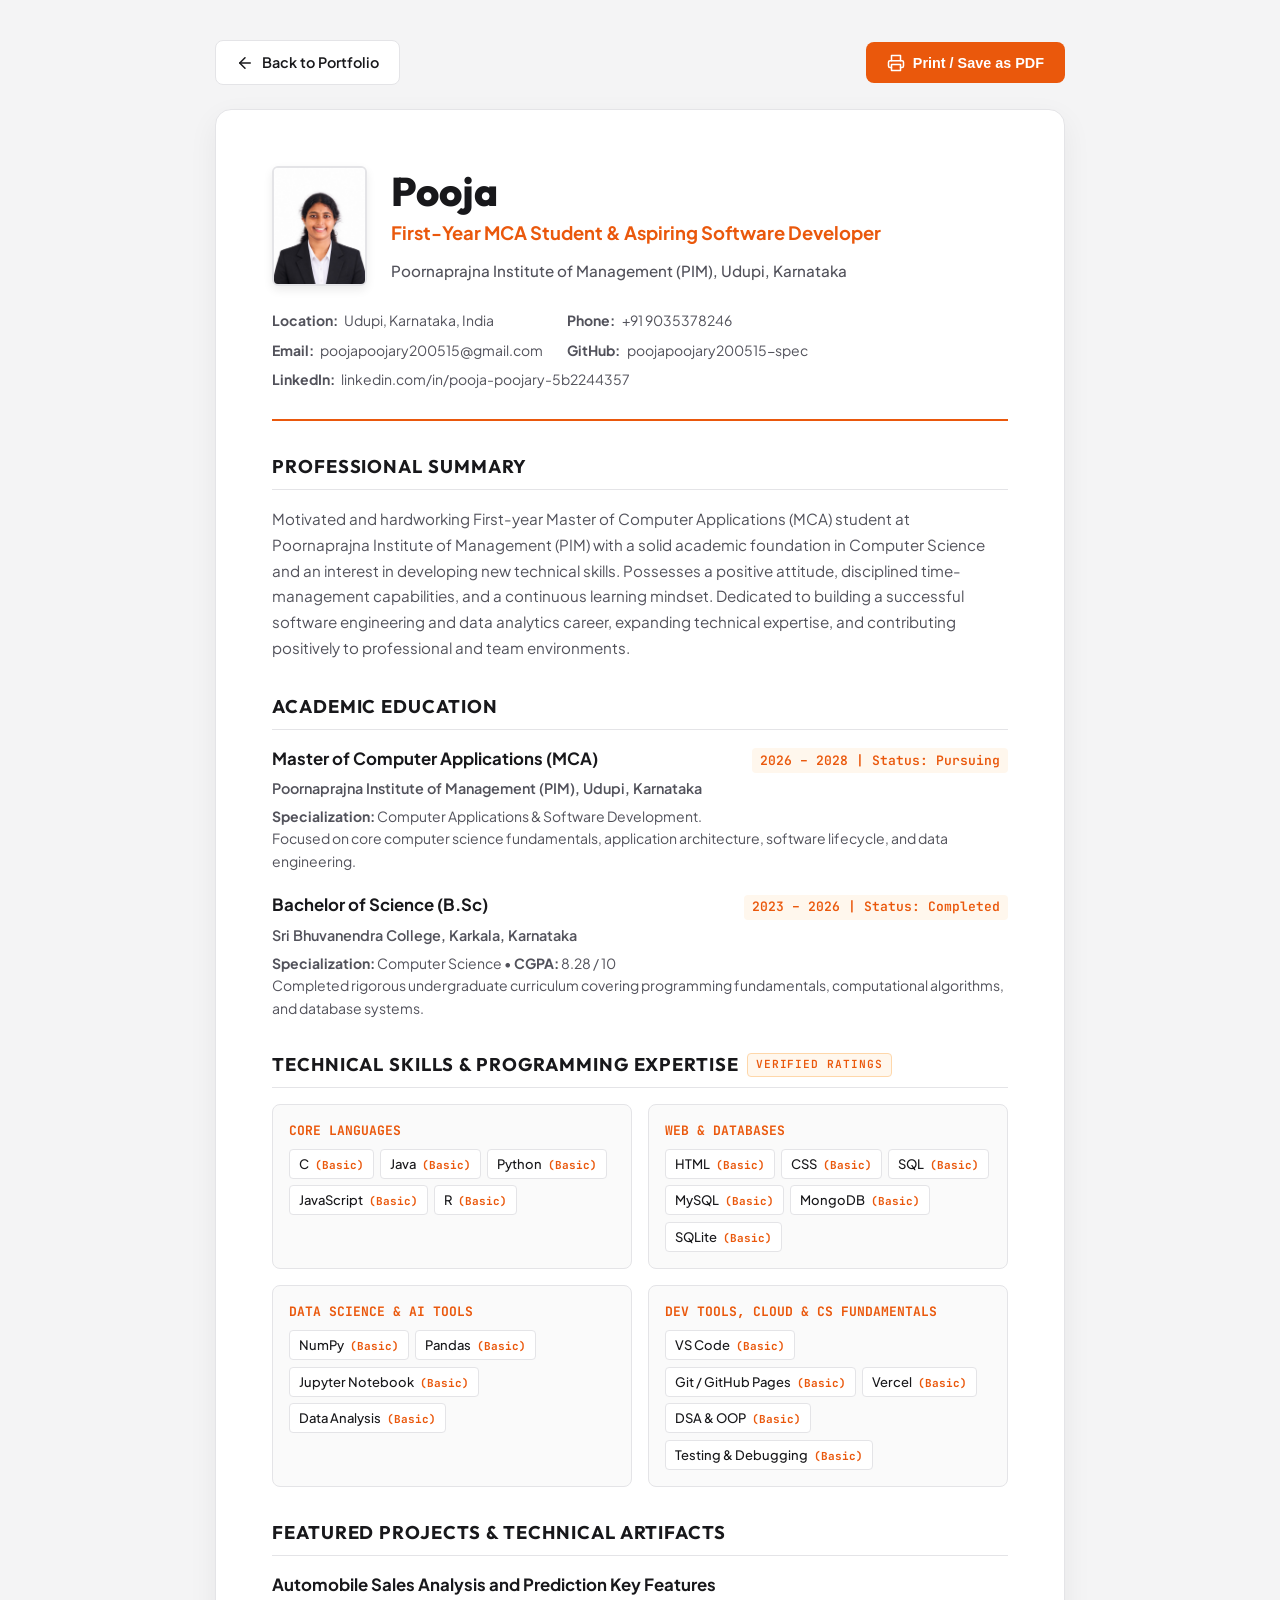
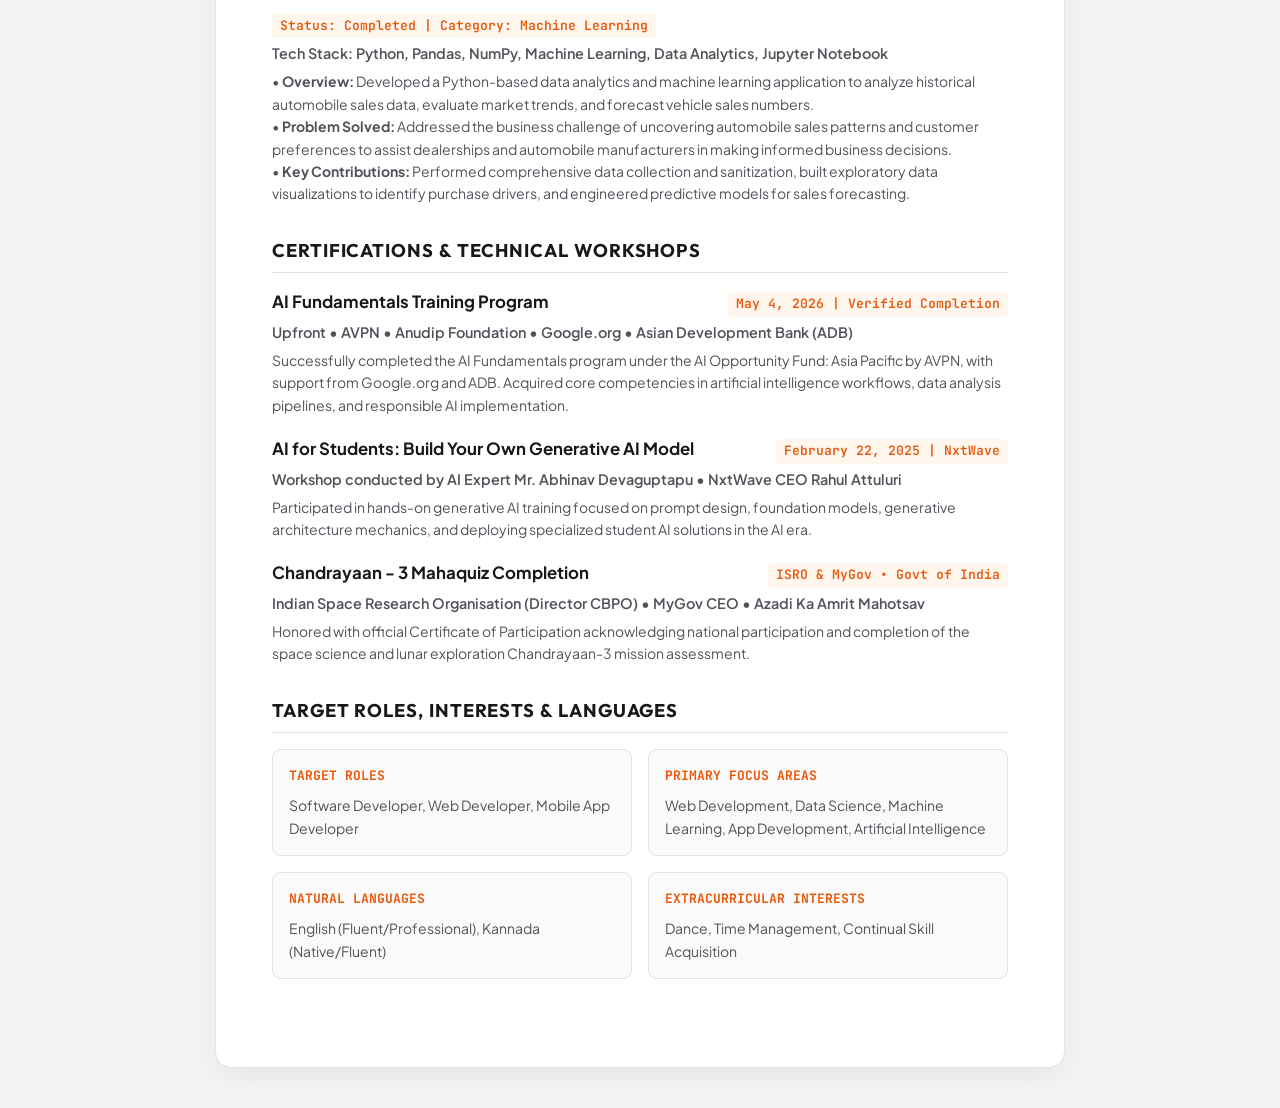
<file: resume.html>
<!DOCTYPE html>
<html lang="en">
<head>
  <meta charset="UTF-8">
  <meta name="viewport" content="width=device-width, initial-scale=1.0">
  <title>Pooja - Curriculum Vitae | MCA Student (PIM Udupi)</title>
  <meta name="description" content="Resume of Pooja, First-year MCA student at Poornaprajna Institute of Management (PIM), Udupi, Karnataka.">
  
  <!-- Favicon -->
  <link rel="icon" type="image/svg+xml" href="data:image/svg+xml,<svg xmlns='http://www.w3.org/2000/svg' viewBox='0 0 100 100'><rect width='100' height='100' rx='25' fill='%23ea580c'/><text x='50%' y='55%' dominant-baseline='central' text-anchor='middle' fill='%23ffffff' font-family='sans-serif' font-size='56' font-weight='bold'>P</text></svg>">
  
  <!-- Fonts -->
  <link rel="preconnect" href="https://fonts.googleapis.com">
  <link rel="preconnect" href="https://fonts.gstatic.com" crossorigin>
  <link href="https://fonts.googleapis.com/css2?family=Plus+Jakarta+Sans:wght@400;500;600;700;800&family=Outfit:wght@600;700;800&family=JetBrains+Mono:wght@500;600&display=swap" rel="stylesheet">
  
  <style>
    :root {
      --primary: #ea580c;
      --secondary: #18181b;
      --text-main: #18181b;
      --text-muted: #52525b;
      --bg-page: #f4f4f5;
      --bg-card: #ffffff;
      --border-color: #e4e4e7;
    }

    * {
      box-sizing: border-box;
      margin: 0;
      padding: 0;
    }

    body {
      font-family: 'Plus Jakarta Sans', sans-serif;
      background: var(--bg-page);
      color: var(--text-main);
      line-height: 1.55;
      padding: 2.5rem 1rem;
    }

    .top-action-bar {
      max-width: 850px;
      margin: 0 auto 1.5rem auto;
      display: flex;
      justify-content: space-between;
      align-items: center;
      gap: 1rem;
    }

    .btn {
      display: inline-flex;
      align-items: center;
      gap: 0.5rem;
      padding: 0.65rem 1.25rem;
      border-radius: 0.5rem;
      font-size: 0.9rem;
      font-weight: 600;
      cursor: pointer;
      text-decoration: none;
      transition: all 0.2s ease;
      border: 1px solid transparent;
    }

    .btn-primary {
      background: var(--primary);
      color: #ffffff;
    }

    .btn-primary:hover {
      background: #c2410c;
    }

    .btn-outline {
      background: #ffffff;
      border-color: var(--border-color);
      color: var(--text-main);
    }

    .btn-outline:hover {
      border-color: var(--primary);
      color: var(--primary);
    }

    .resume-container {
      max-width: 850px;
      margin: 0 auto;
      background: var(--bg-card);
      border: 1px solid var(--border-color);
      border-radius: 1rem;
      padding: 3.5rem;
      box-shadow: 0 10px 30px rgba(0, 0, 0, 0.06);
    }

    .resume-header {
      border-bottom: 2px solid var(--primary);
      padding-bottom: 1.75rem;
      margin-bottom: 2rem;
    }

    .header-top {
      display: flex;
      justify-content: space-between;
      align-items: flex-start;
      gap: 1.5rem;
      flex-wrap: wrap;
    }

    .candidate-name {
      font-family: 'Outfit', sans-serif;
      font-size: 2.5rem;
      font-weight: 800;
      color: var(--secondary);
      line-height: 1.1;
      margin-bottom: 0.35rem;
    }

    .candidate-title {
      font-size: 1.15rem;
      color: var(--primary);
      font-weight: 700;
      margin-bottom: 0.75rem;
    }

    .candidate-institution {
      font-size: 0.95rem;
      color: var(--text-muted);
      font-weight: 500;
    }

    .resume-photo-box {
      width: 95px;
      height: 120px;
      border-radius: 6px;
      overflow: hidden;
      border: 2px solid var(--border-color);
      box-shadow: 0 4px 10px rgba(0, 0, 0, 0.08);
      flex-shrink: 0;
    }

    .resume-photo-box img {
      width: 100%;
      height: 100%;
      object-fit: cover;
      object-position: top;
      display: block;
    }

    .contact-details-grid {
      display: grid;
      grid-template-columns: repeat(2, auto);
      gap: 0.5rem 1.5rem;
      font-size: 0.875rem;
      color: var(--text-muted);
      text-align: right;
    }

    .contact-item {
      display: flex;
      align-items: center;
      gap: 0.4rem;
    }

    .contact-item a {
      color: var(--text-muted);
      text-decoration: none;
    }

    .contact-item a:hover {
      color: var(--primary);
    }

    .resume-section {
      margin-bottom: 2rem;
    }

    .section-heading {
      font-family: 'Outfit', sans-serif;
      font-size: 1.15rem;
      font-weight: 700;
      text-transform: uppercase;
      letter-spacing: 0.05em;
      color: var(--secondary);
      border-bottom: 1px solid var(--border-color);
      padding-bottom: 0.45rem;
      margin-bottom: 1rem;
      display: flex;
      align-items: center;
      gap: 0.5rem;
    }

    .section-heading span.badge {
      font-family: 'JetBrains Mono', monospace;
      font-size: 0.7rem;
      background: #fff7ed;
      color: var(--primary);
      padding: 0.15rem 0.5rem;
      border-radius: 4px;
      font-weight: 600;
      border: 1px solid #fed7aa;
    }

    .summary-text {
      font-size: 0.95rem;
      color: var(--text-muted);
      line-height: 1.7;
    }

    .entry-item {
      margin-bottom: 1.25rem;
    }

    .entry-item:last-child {
      margin-bottom: 0;
    }

    .entry-header {
      display: flex;
      justify-content: space-between;
      align-items: baseline;
      gap: 1rem;
      flex-wrap: wrap;
      margin-bottom: 0.25rem;
    }

    .entry-title {
      font-size: 1.05rem;
      font-weight: 700;
      color: var(--secondary);
    }

    .entry-period {
      font-family: 'JetBrains Mono', monospace;
      font-size: 0.8125rem;
      font-weight: 600;
      color: var(--primary);
      background: #fff7ed;
      padding: 0.15rem 0.5rem;
      border-radius: 4px;
    }

    .entry-subtitle {
      font-size: 0.9rem;
      font-weight: 600;
      color: var(--text-muted);
      margin-bottom: 0.35rem;
    }

    .entry-desc {
      font-size: 0.875rem;
      color: var(--text-muted);
      line-height: 1.6;
    }

    .skills-matrix {
      display: grid;
      grid-template-columns: repeat(auto-fit, minmax(280px, 1fr));
      gap: 1rem;
    }

    .matrix-category {
      background: #fafafa;
      border: 1px solid var(--border-color);
      border-radius: 0.5rem;
      padding: 1rem;
    }

    .category-title {
      font-size: 0.8125rem;
      font-weight: 700;
      font-family: 'JetBrains Mono', monospace;
      text-transform: uppercase;
      color: var(--primary);
      margin-bottom: 0.5rem;
    }

    .skill-badges {
      display: flex;
      flex-wrap: wrap;
      gap: 0.4rem;
    }

    .skill-badge {
      font-size: 0.8125rem;
      background: #ffffff;
      border: 1px solid var(--border-color);
      padding: 0.25rem 0.55rem;
      border-radius: 4px;
      font-weight: 500;
      color: var(--secondary);
    }

    .skill-badge .level {
      font-family: 'JetBrains Mono', monospace;
      font-size: 0.6875rem;
      color: var(--primary);
      font-weight: 700;
      margin-left: 0.25rem;
    }

    /* Print Stylesheet */
    @media print {
      body {
        background: #ffffff;
        padding: 0;
        color: #000000;
      }

      .top-action-bar {
        display: none !important;
      }

      .resume-container {
        box-shadow: none !important;
        border: none !important;
        padding: 0 !important;
        max-width: 100% !important;
      }

      a {
        text-decoration: none !important;
        color: #000000 !important;
      }
    }
  </style>
</head>
<body>

  <!-- Top Action Bar -->
  <div class="top-action-bar">
    <a href="index.html" class="btn btn-outline">
      <svg width="18" height="18" viewBox="0 0 24 24" fill="none" stroke="currentColor" stroke-width="2" stroke-linecap="round" stroke-linejoin="round">
        <line x1="19" y1="12" x2="5" y2="12"></line>
        <polyline points="12 19 5 12 12 5"></polyline>
      </svg>
      Back to Portfolio
    </a>

    <button onclick="window.print()" class="btn btn-primary">
      <svg width="18" height="18" viewBox="0 0 24 24" fill="none" stroke="currentColor" stroke-width="2" stroke-linecap="round" stroke-linejoin="round">
        <polyline points="6 9 6 2 18 2 18 9"></polyline>
        <path d="M6 18H4a2 2 0 0 1-2-2v-5a2 2 0 0 1 2-2h16a2 2 0 0 1 2 2v5a2 2 0 0 1-2 2h-2"></path>
        <rect x="6" y="14" width="12" height="8"></rect>
      </svg>
      Print / Save as PDF
    </button>
  </div>

  <!-- Main Resume Sheet -->
  <main class="resume-container">
    
    <!-- Header -->
    <header class="resume-header">
      <div class="header-top">
        <div style="display: flex; gap: 1.5rem; align-items: center;">
          <div class="resume-photo-box">
            <img src="assets/images/pooja.jpg" alt="Pooja Portrait">
          </div>
          <div>
            <h1 class="candidate-name">Pooja</h1>
            <p class="candidate-title">First-Year MCA Student &amp; Aspiring Software Developer</p>
            <p class="candidate-institution">Poornaprajna Institute of Management (PIM), Udupi, Karnataka</p>
          </div>
        </div>

        <div class="contact-details-grid">
          <div class="contact-item">
            <strong>Location:</strong> Udupi, Karnataka, India
          </div>
          <div class="contact-item">
            <strong>Phone:</strong> <a href="tel:9035378246">+91 9035378246</a>
          </div>
          <div class="contact-item">
            <strong>Email:</strong> <a href="mailto:poojapoojary200515@gmail.com">poojapoojary200515@gmail.com</a>
          </div>
          <div class="contact-item">
            <strong>GitHub:</strong> <a href="https://github.com/poojapoojary200515-spec" target="_blank" rel="noopener noreferrer">poojapoojary200515-spec</a>
          </div>
          <div class="contact-item" style="grid-column: span 2;">
            <strong>LinkedIn:</strong> <a href="https://www.linkedin.com/in/pooja-poojary-5b2244357" target="_blank" rel="noopener noreferrer">linkedin.com/in/pooja-poojary-5b2244357</a>
          </div>
        </div>
      </div>
    </header>

    <!-- Professional Summary -->
    <section class="resume-section">
      <h2 class="section-heading">Professional Summary</h2>
      <p class="summary-text">
        Motivated and hardworking First-year Master of Computer Applications (MCA) student at Poornaprajna Institute of Management (PIM) with a solid academic foundation in Computer Science and an interest in developing new technical skills. Possesses a positive attitude, disciplined time-management capabilities, and a continuous learning mindset. Dedicated to building a successful software engineering and data analytics career, expanding technical expertise, and contributing positively to professional and team environments.
      </p>
    </section>

    <!-- Academic Education -->
    <section class="resume-section">
      <h2 class="section-heading">Academic Education</h2>

      <div class="entry-item">
        <div class="entry-header">
          <h3 class="entry-title">Master of Computer Applications (MCA)</h3>
          <span class="entry-period">2026 – 2028 | Status: Pursuing</span>
        </div>
        <div class="entry-subtitle">Poornaprajna Institute of Management (PIM), Udupi, Karnataka</div>
        <p class="entry-desc">
          <strong>Specialization:</strong> Computer Applications &amp; Software Development.<br>
          Focused on core computer science fundamentals, application architecture, software lifecycle, and data engineering.
        </p>
      </div>

      <div class="entry-item" style="margin-top: 1.25rem;">
        <div class="entry-header">
          <h3 class="entry-title">Bachelor of Science (B.Sc)</h3>
          <span class="entry-period">2023 – 2026 | Status: Completed</span>
        </div>
        <div class="entry-subtitle">Sri Bhuvanendra College, Karkala, Karnataka</div>
        <p class="entry-desc">
          <strong>Specialization:</strong> Computer Science &bull; <strong>CGPA:</strong> 8.28 / 10<br>
          Completed rigorous undergraduate curriculum covering programming fundamentals, computational algorithms, and database systems.
        </p>
      </div>
    </section>

    <!-- Verified Technical Skills -->
    <section class="resume-section">
      <h2 class="section-heading">
        Technical Skills &amp; Programming Expertise
        <span class="badge">Verified Ratings</span>
      </h2>

      <div class="skills-matrix">
        <div class="matrix-category">
          <div class="category-title">Core Languages</div>
          <div class="skill-badges">
            <span class="skill-badge">C <span class="level">(Basic)</span></span>
            <span class="skill-badge">Java <span class="level">(Basic)</span></span>
            <span class="skill-badge">Python <span class="level">(Basic)</span></span>
            <span class="skill-badge">JavaScript <span class="level">(Basic)</span></span>
            <span class="skill-badge">R <span class="level">(Basic)</span></span>
          </div>
        </div>

        <div class="matrix-category">
          <div class="category-title">Web &amp; Databases</div>
          <div class="skill-badges">
            <span class="skill-badge">HTML <span class="level">(Basic)</span></span>
            <span class="skill-badge">CSS <span class="level">(Basic)</span></span>
            <span class="skill-badge">SQL <span class="level">(Basic)</span></span>
            <span class="skill-badge">MySQL <span class="level">(Basic)</span></span>
            <span class="skill-badge">MongoDB <span class="level">(Basic)</span></span>
            <span class="skill-badge">SQLite <span class="level">(Basic)</span></span>
          </div>
        </div>

        <div class="matrix-category">
          <div class="category-title">Data Science &amp; AI Tools</div>
          <div class="skill-badges">
            <span class="skill-badge">NumPy <span class="level">(Basic)</span></span>
            <span class="skill-badge">Pandas <span class="level">(Basic)</span></span>
            <span class="skill-badge">Jupyter Notebook <span class="level">(Basic)</span></span>
            <span class="skill-badge">Data Analysis <span class="level">(Basic)</span></span>
          </div>
        </div>

        <div class="matrix-category">
          <div class="category-title">Dev Tools, Cloud &amp; CS Fundamentals</div>
          <div class="skill-badges">
            <span class="skill-badge">VS Code <span class="level">(Basic)</span></span>
            <span class="skill-badge">Git / GitHub Pages <span class="level">(Basic)</span></span>
            <span class="skill-badge">Vercel <span class="level">(Basic)</span></span>
            <span class="skill-badge">DSA &amp; OOP <span class="level">(Basic)</span></span>
            <span class="skill-badge">Testing &amp; Debugging <span class="level">(Basic)</span></span>
          </div>
        </div>
      </div>
    </section>

    <!-- Technical Projects -->
    <section class="resume-section">
      <h2 class="section-heading">Featured Projects &amp; Technical Artifacts</h2>

      <div class="entry-item">
        <div class="entry-header">
          <h3 class="entry-title">Automobile Sales Analysis and Prediction Key Features</h3>
          <span class="entry-period">Status: Completed | Category: Machine Learning</span>
        </div>
        <div class="entry-subtitle">Tech Stack: Python, Pandas, NumPy, Machine Learning, Data Analytics, Jupyter Notebook</div>
        <p class="entry-desc">
          &bull; <strong>Overview:</strong> Developed a Python-based data analytics and machine learning application to analyze historical automobile sales data, evaluate market trends, and forecast vehicle sales numbers.<br>
          &bull; <strong>Problem Solved:</strong> Addressed the business challenge of uncovering automobile sales patterns and customer preferences to assist dealerships and automobile manufacturers in making informed business decisions.<br>
          &bull; <strong>Key Contributions:</strong> Performed comprehensive data collection and sanitization, built exploratory data visualizations to identify purchase drivers, and engineered predictive models for sales forecasting.
        </p>
      </div>
    </section>

    <!-- Certifications & Technical Workshops -->
    <section class="resume-section">
      <h2 class="section-heading">Certifications &amp; Technical Workshops</h2>

      <div class="entry-item">
        <div class="entry-header">
          <h3 class="entry-title">AI Fundamentals Training Program</h3>
          <span class="entry-period">May 4, 2026 | Verified Completion</span>
        </div>
        <div class="entry-subtitle">Upfront &bull; AVPN &bull; Anudip Foundation &bull; Google.org &bull; Asian Development Bank (ADB)</div>
        <p class="entry-desc">
          Successfully completed the AI Fundamentals program under the AI Opportunity Fund: Asia Pacific by AVPN, with support from Google.org and ADB. Acquired core competencies in artificial intelligence workflows, data analysis pipelines, and responsible AI implementation.
        </p>
      </div>

      <div class="entry-item" style="margin-top: 1.25rem;">
        <div class="entry-header">
          <h3 class="entry-title">AI for Students: Build Your Own Generative AI Model</h3>
          <span class="entry-period">February 22, 2025 | NxtWave</span>
        </div>
        <div class="entry-subtitle">Workshop conducted by AI Expert Mr. Abhinav Devaguptapu &bull; NxtWave CEO Rahul Attuluri</div>
        <p class="entry-desc">
          Participated in hands-on generative AI training focused on prompt design, foundation models, generative architecture mechanics, and deploying specialized student AI solutions in the AI era.
        </p>
      </div>

      <div class="entry-item" style="margin-top: 1.25rem;">
        <div class="entry-header">
          <h3 class="entry-title">Chandrayaan - 3 Mahaquiz Completion</h3>
          <span class="entry-period">ISRO &amp; MyGov &bull; Govt of India</span>
        </div>
        <div class="entry-subtitle">Indian Space Research Organisation (Director CBPO) &bull; MyGov CEO &bull; Azadi Ka Amrit Mahotsav</div>
        <p class="entry-desc">
          Honored with official Certificate of Participation acknowledging national participation and completion of the space science and lunar exploration Chandrayaan-3 mission assessment.
        </p>
      </div>
    </section>

    <!-- Career Trajectory, Languages & Interests -->
    <section class="resume-section">
      <h2 class="section-heading">Target Roles, Interests &amp; Languages</h2>

      <div class="skills-matrix">
        <div class="matrix-category">
          <div class="category-title">Target Roles</div>
          <p class="entry-desc">Software Developer, Web Developer, Mobile App Developer</p>
        </div>

        <div class="matrix-category">
          <div class="category-title">Primary Focus Areas</div>
          <p class="entry-desc">Web Development, Data Science, Machine Learning, App Development, Artificial Intelligence</p>
        </div>

        <div class="matrix-category">
          <div class="category-title">Natural Languages</div>
          <p class="entry-desc">English (Fluent/Professional), Kannada (Native/Fluent)</p>
        </div>

        <div class="matrix-category">
          <div class="category-title">Extracurricular Interests</div>
          <p class="entry-desc">Dance, Time Management, Continual Skill Acquisition</p>
        </div>
      </div>
    </section>

  </main>
</body>
</html>
</file>
